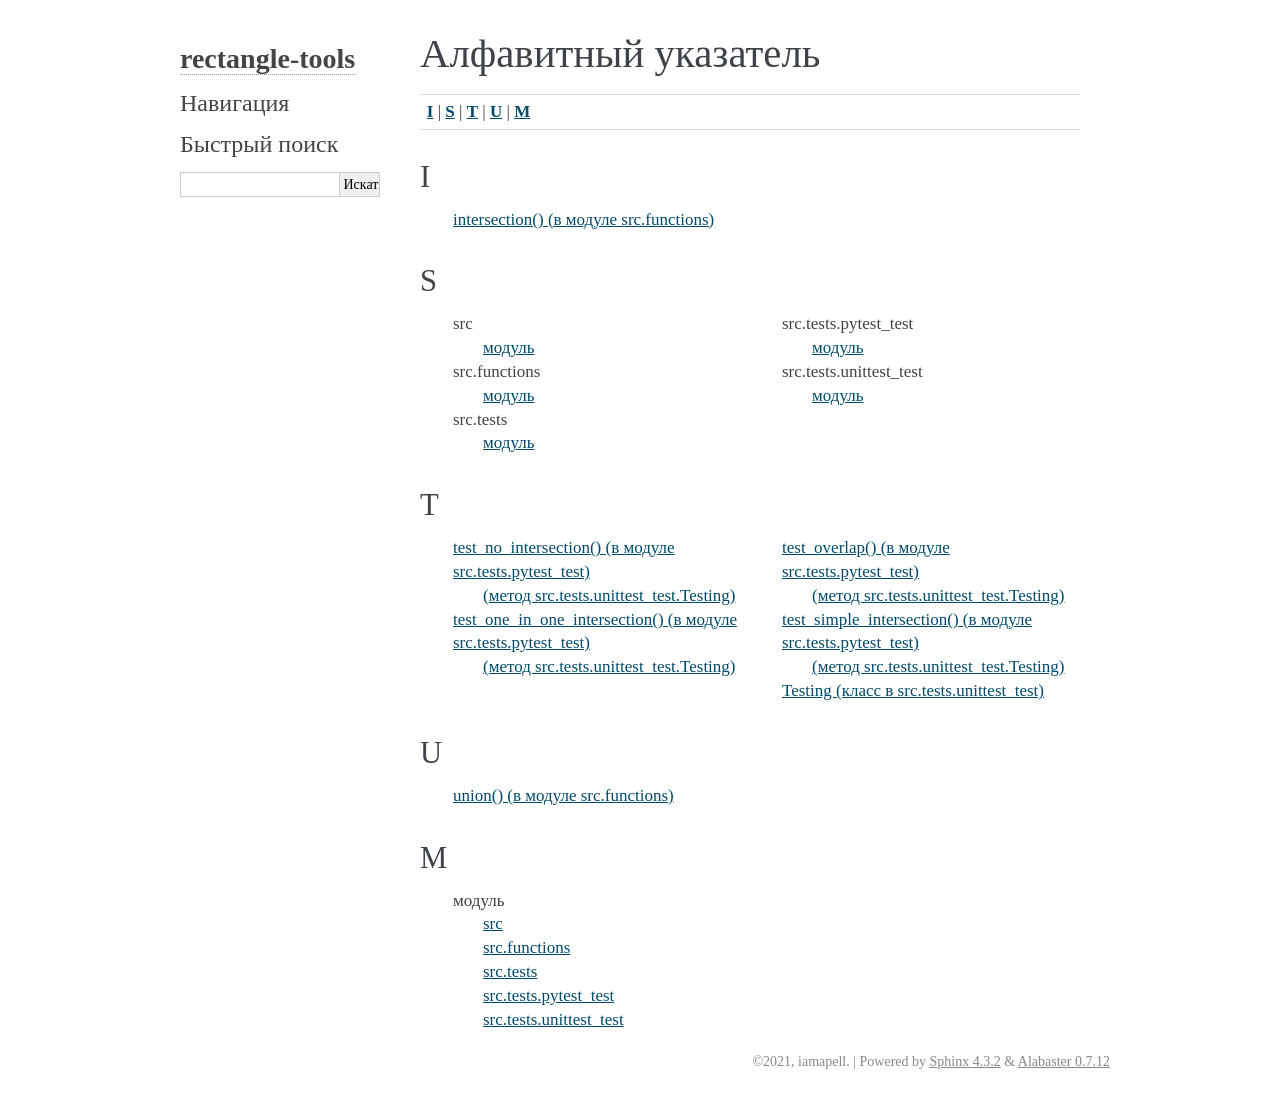
<file: genindex.html>
<!DOCTYPE html>

<html lang="ru">
  <head>
    <meta charset="utf-8" />
    <meta name="viewport" content="width=device-width, initial-scale=1.0" />
    <title>Алфавитный указатель &#8212; документация rectangle-tools </title>
    <link rel="stylesheet" type="text/css" href="static/pygments.css" />
    <link rel="stylesheet" type="text/css" href="static/alabaster.css" />
    <script data-url_root="./" id="documentation_options" src="static/documentation_options.js"></script>
    <script src="static/jquery.js"></script>
    <script src="static/underscore.js"></script>
    <script src="static/doctools.js"></script>
    <script src="static/translations.js"></script>
    <link rel="index" title="Алфавитный указатель" href="#" />
    <link rel="search" title="Поиск" href="search.html" />
   
  <link rel="stylesheet" href="static/custom.css" type="text/css" />
  
  
  <meta name="viewport" content="width=device-width, initial-scale=0.9, maximum-scale=0.9" />

  </head><body>
  

    <div class="document">
      <div class="documentwrapper">
        <div class="bodywrapper">
          

          <div class="body" role="main">
            

<h1 id="index">Алфавитный указатель</h1>

<div class="genindex-jumpbox">
 <a href="#I"><strong>I</strong></a>
 | <a href="#S"><strong>S</strong></a>
 | <a href="#T"><strong>T</strong></a>
 | <a href="#U"><strong>U</strong></a>
 | <a href="#М"><strong>М</strong></a>
 
</div>
<h2 id="I">I</h2>
<table style="width: 100%" class="indextable genindextable"><tr>
  <td style="width: 33%; vertical-align: top;"><ul>
      <li><a href="src.html#src.functions.intersection">intersection() (в модуле src.functions)</a>
</li>
  </ul></td>
</tr></table>

<h2 id="S">S</h2>
<table style="width: 100%" class="indextable genindextable"><tr>
  <td style="width: 33%; vertical-align: top;"><ul>
      <li>
    src

      <ul>
        <li><a href="src.html#module-src">модуль</a>
</li>
      </ul></li>
      <li>
    src.functions

      <ul>
        <li><a href="src.html#module-src.functions">модуль</a>
</li>
      </ul></li>
      <li>
    src.tests

      <ul>
        <li><a href="src.tests.html#module-src.tests">модуль</a>
</li>
      </ul></li>
  </ul></td>
  <td style="width: 33%; vertical-align: top;"><ul>
      <li>
    src.tests.pytest_test

      <ul>
        <li><a href="src.tests.html#module-src.tests.pytest_test">модуль</a>
</li>
      </ul></li>
      <li>
    src.tests.unittest_test

      <ul>
        <li><a href="src.tests.html#module-src.tests.unittest_test">модуль</a>
</li>
      </ul></li>
  </ul></td>
</tr></table>

<h2 id="T">T</h2>
<table style="width: 100%" class="indextable genindextable"><tr>
  <td style="width: 33%; vertical-align: top;"><ul>
      <li><a href="src.tests.html#src.tests.pytest_test.test_no_intersection">test_no_intersection() (в модуле src.tests.pytest_test)</a>

      <ul>
        <li><a href="src.tests.html#src.tests.unittest_test.Testing.test_no_intersection">(метод src.tests.unittest_test.Testing)</a>
</li>
      </ul></li>
      <li><a href="src.tests.html#src.tests.pytest_test.test_one_in_one_intersection">test_one_in_one_intersection() (в модуле src.tests.pytest_test)</a>

      <ul>
        <li><a href="src.tests.html#src.tests.unittest_test.Testing.test_one_in_one_intersection">(метод src.tests.unittest_test.Testing)</a>
</li>
      </ul></li>
  </ul></td>
  <td style="width: 33%; vertical-align: top;"><ul>
      <li><a href="src.tests.html#src.tests.pytest_test.test_overlap">test_overlap() (в модуле src.tests.pytest_test)</a>

      <ul>
        <li><a href="src.tests.html#src.tests.unittest_test.Testing.test_overlap">(метод src.tests.unittest_test.Testing)</a>
</li>
      </ul></li>
      <li><a href="src.tests.html#src.tests.pytest_test.test_simple_intersection">test_simple_intersection() (в модуле src.tests.pytest_test)</a>

      <ul>
        <li><a href="src.tests.html#src.tests.unittest_test.Testing.test_simple_intersection">(метод src.tests.unittest_test.Testing)</a>
</li>
      </ul></li>
      <li><a href="src.tests.html#src.tests.unittest_test.Testing">Testing (класс в src.tests.unittest_test)</a>
</li>
  </ul></td>
</tr></table>

<h2 id="U">U</h2>
<table style="width: 100%" class="indextable genindextable"><tr>
  <td style="width: 33%; vertical-align: top;"><ul>
      <li><a href="src.html#src.functions.union">union() (в модуле src.functions)</a>
</li>
  </ul></td>
</tr></table>

<h2 id="М">М</h2>
<table style="width: 100%" class="indextable genindextable"><tr>
  <td style="width: 33%; vertical-align: top;"><ul>
      <li>
    модуль

      <ul>
        <li><a href="src.html#module-src">src</a>
</li>
        <li><a href="src.html#module-src.functions">src.functions</a>
</li>
        <li><a href="src.tests.html#module-src.tests">src.tests</a>
</li>
        <li><a href="src.tests.html#module-src.tests.pytest_test">src.tests.pytest_test</a>
</li>
        <li><a href="src.tests.html#module-src.tests.unittest_test">src.tests.unittest_test</a>
</li>
      </ul></li>
  </ul></td>
</tr></table>



          </div>
          
        </div>
      </div>
      <div class="sphinxsidebar" role="navigation" aria-label="main navigation">
        <div class="sphinxsidebarwrapper">
<h1 class="logo"><a href="index.html">rectangle-tools</a></h1>








<h3>Навигация</h3>

<div class="relations">
<h3>Related Topics</h3>
<ul>
  <li><a href="index.html">Documentation overview</a><ul>
  </ul></li>
</ul>
</div>
<div id="searchbox" style="display: none" role="search">
  <h3 id="searchlabel">Быстрый поиск</h3>
    <div class="searchformwrapper">
    <form class="search" action="search.html" method="get">
      <input type="text" name="q" aria-labelledby="searchlabel" autocomplete="off" autocorrect="off" autocapitalize="off" spellcheck="false"/>
      <input type="submit" value="Искать" />
    </form>
    </div>
</div>
<script>$('#searchbox').show(0);</script>








        </div>
      </div>
      <div class="clearer"></div>
    </div>
    <div class="footer">
      &copy;2021, iamapell.
      
      |
      Powered by <a href="http://sphinx-doc.org/">Sphinx 4.3.2</a>
      &amp; <a href="https://github.com/bitprophet/alabaster">Alabaster 0.7.12</a>
      
    </div>

    

    
  </body>
</html>
</file>
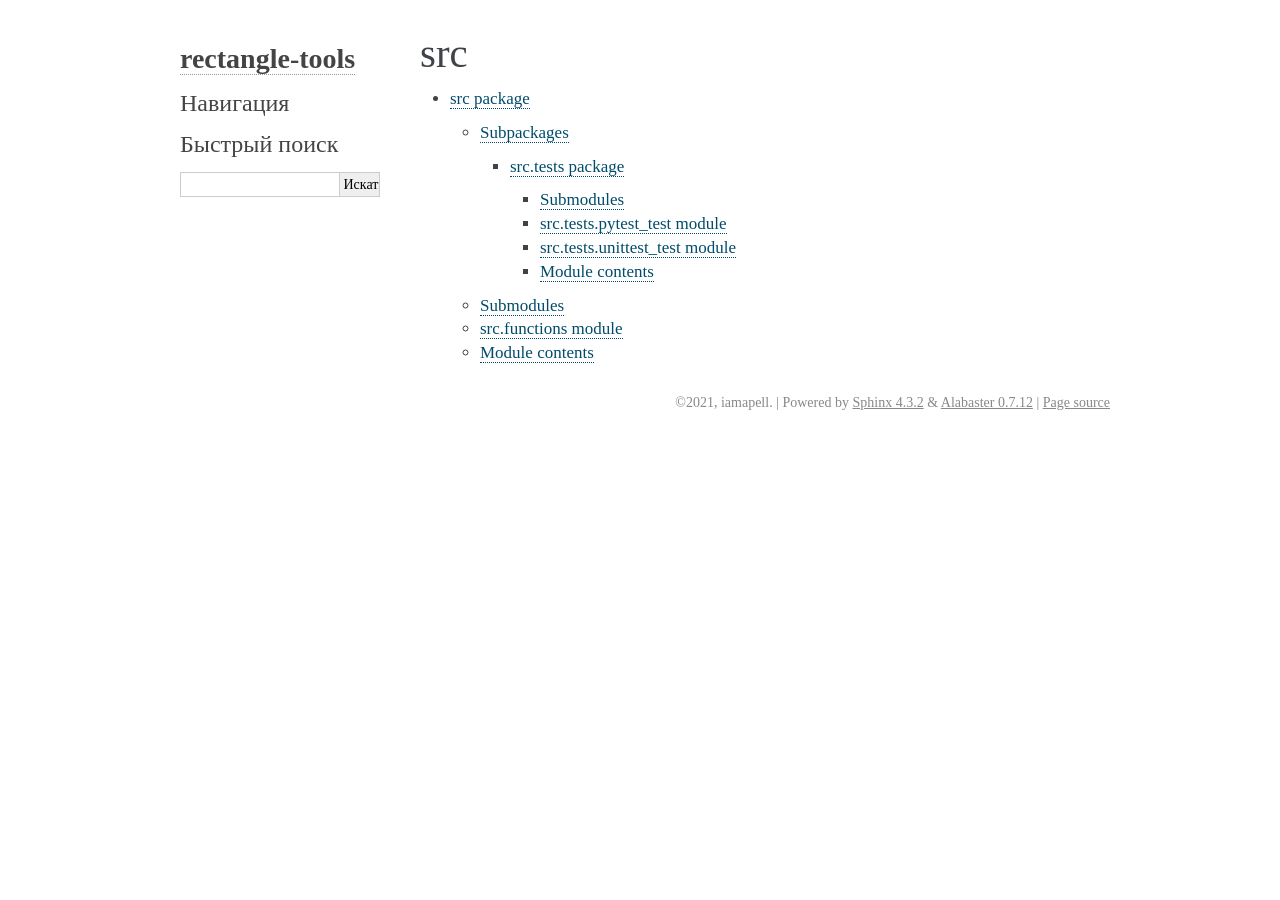
<file: modules.html>
<!DOCTYPE html>

<html lang="ru">
  <head>
    <meta charset="utf-8" />
    <meta name="viewport" content="width=device-width, initial-scale=1.0" /><meta name="generator" content="Docutils 0.17.1: http://docutils.sourceforge.net/" />

    <title>src &#8212; документация rectangle-tools </title>
    <link rel="stylesheet" type="text/css" href="static/pygments.css" />
    <link rel="stylesheet" type="text/css" href="static/alabaster.css" />
    <script data-url_root="./" id="documentation_options" src="static/documentation_options.js"></script>
    <script src="static/jquery.js"></script>
    <script src="static/underscore.js"></script>
    <script src="static/doctools.js"></script>
    <script src="static/translations.js"></script>
    <link rel="index" title="Алфавитный указатель" href="genindex.html" />
    <link rel="search" title="Поиск" href="search.html" />
   
  <link rel="stylesheet" href="static/custom.css" type="text/css" />
  
  
  <meta name="viewport" content="width=device-width, initial-scale=0.9, maximum-scale=0.9" />

  </head><body>
  

    <div class="document">
      <div class="documentwrapper">
        <div class="bodywrapper">
          

          <div class="body" role="main">
            
  <section id="src">
<h1>src<a class="headerlink" href="#src" title="Ссылка на этот заголовок">¶</a></h1>
<div class="toctree-wrapper compound">
<ul>
<li class="toctree-l1"><a class="reference internal" href="src.html">src package</a><ul>
<li class="toctree-l2"><a class="reference internal" href="src.html#subpackages">Subpackages</a><ul>
<li class="toctree-l3"><a class="reference internal" href="src.tests.html">src.tests package</a><ul>
<li class="toctree-l4"><a class="reference internal" href="src.tests.html#submodules">Submodules</a></li>
<li class="toctree-l4"><a class="reference internal" href="src.tests.html#module-src.tests.pytest_test">src.tests.pytest_test module</a></li>
<li class="toctree-l4"><a class="reference internal" href="src.tests.html#module-src.tests.unittest_test">src.tests.unittest_test module</a></li>
<li class="toctree-l4"><a class="reference internal" href="src.tests.html#module-src.tests">Module contents</a></li>
</ul>
</li>
</ul>
</li>
<li class="toctree-l2"><a class="reference internal" href="src.html#submodules">Submodules</a></li>
<li class="toctree-l2"><a class="reference internal" href="src.html#module-src.functions">src.functions module</a></li>
<li class="toctree-l2"><a class="reference internal" href="src.html#module-src">Module contents</a></li>
</ul>
</li>
</ul>
</div>
</section>


          </div>
          
        </div>
      </div>
      <div class="sphinxsidebar" role="navigation" aria-label="main navigation">
        <div class="sphinxsidebarwrapper">
<h1 class="logo"><a href="index.html">rectangle-tools</a></h1>








<h3>Навигация</h3>

<div class="relations">
<h3>Related Topics</h3>
<ul>
  <li><a href="index.html">Documentation overview</a><ul>
  </ul></li>
</ul>
</div>
<div id="searchbox" style="display: none" role="search">
  <h3 id="searchlabel">Быстрый поиск</h3>
    <div class="searchformwrapper">
    <form class="search" action="search.html" method="get">
      <input type="text" name="q" aria-labelledby="searchlabel" autocomplete="off" autocorrect="off" autocapitalize="off" spellcheck="false"/>
      <input type="submit" value="Искать" />
    </form>
    </div>
</div>
<script>$('#searchbox').show(0);</script>








        </div>
      </div>
      <div class="clearer"></div>
    </div>
    <div class="footer">
      &copy;2021, iamapell.
      
      |
      Powered by <a href="http://sphinx-doc.org/">Sphinx 4.3.2</a>
      &amp; <a href="https://github.com/bitprophet/alabaster">Alabaster 0.7.12</a>
      
      |
      <a href="_sources/modules.rst.txt"
          rel="nofollow">Page source</a>
    </div>

    

    
  </body>
</html>
</file>
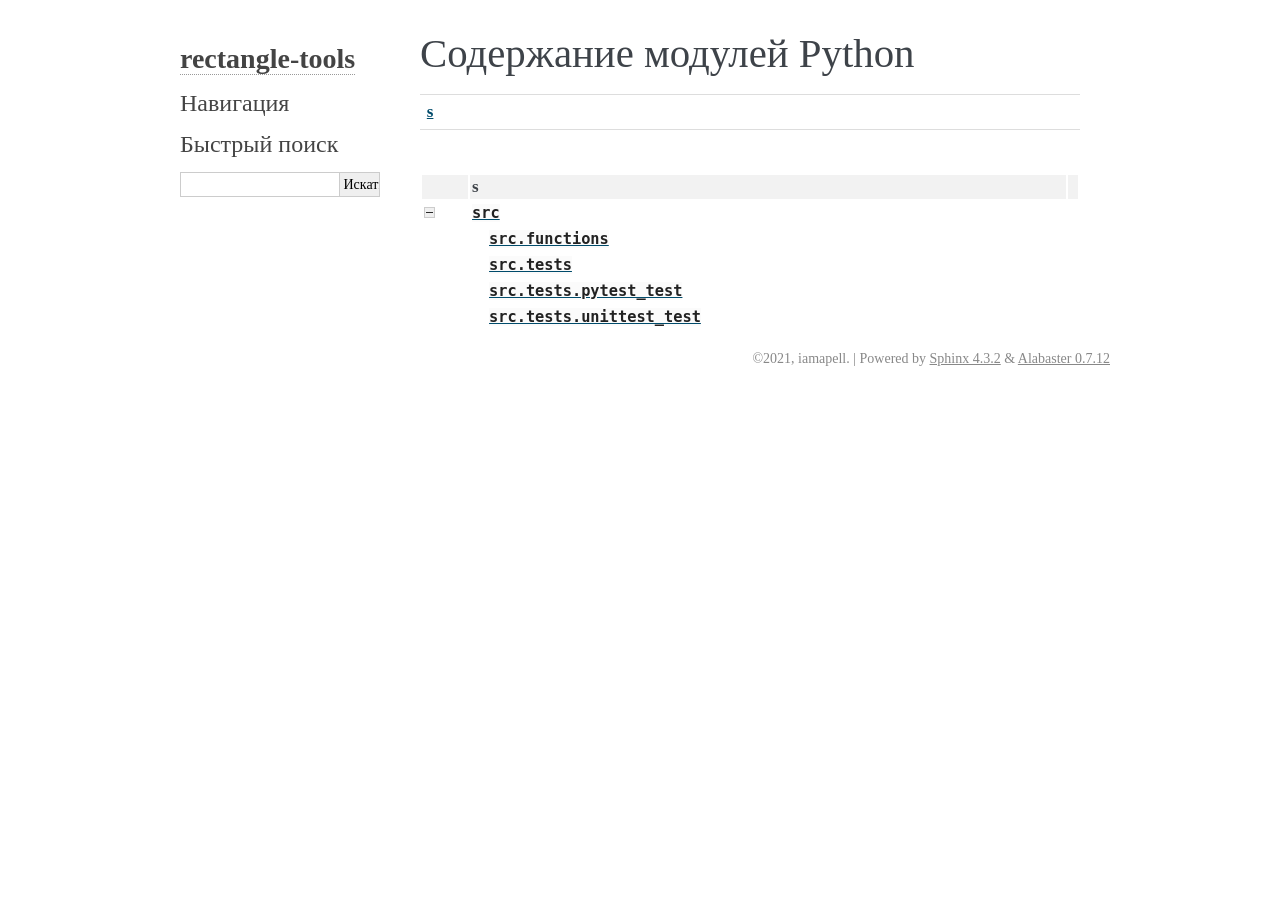
<file: py-modindex.html>
<!DOCTYPE html>

<html lang="ru">
  <head>
    <meta charset="utf-8" />
    <meta name="viewport" content="width=device-width, initial-scale=1.0" />
    <title>Содержание модулей Python &#8212; документация rectangle-tools </title>
    <link rel="stylesheet" type="text/css" href="static/pygments.css" />
    <link rel="stylesheet" type="text/css" href="static/alabaster.css" />
    <script data-url_root="./" id="documentation_options" src="static/documentation_options.js"></script>
    <script src="static/jquery.js"></script>
    <script src="static/underscore.js"></script>
    <script src="static/doctools.js"></script>
    <script src="static/translations.js"></script>
    <link rel="index" title="Алфавитный указатель" href="genindex.html" />
    <link rel="search" title="Поиск" href="search.html" />

   
  <link rel="stylesheet" href="static/custom.css" type="text/css" />
  
  
  <meta name="viewport" content="width=device-width, initial-scale=0.9, maximum-scale=0.9" />



  </head><body>
  

    <div class="document">
      <div class="documentwrapper">
        <div class="bodywrapper">
          

          <div class="body" role="main">
            

   <h1>Содержание модулей Python</h1>

   <div class="modindex-jumpbox">
   <a href="#cap-s"><strong>s</strong></a>
   </div>

   <table class="indextable modindextable">
     <tr class="pcap"><td></td><td>&#160;</td><td></td></tr>
     <tr class="cap" id="cap-s"><td></td><td>
       <strong>s</strong></td><td></td></tr>
     <tr>
       <td><img src="static/minus.png" class="toggler"
              id="toggle-1" style="display: none" alt="-" /></td>
       <td>
       <a href="src.html#module-src"><code class="xref">src</code></a></td><td>
       <em></em></td></tr>
     <tr class="cg-1">
       <td></td>
       <td>&#160;&#160;&#160;
       <a href="src.html#module-src.functions"><code class="xref">src.functions</code></a></td><td>
       <em></em></td></tr>
     <tr class="cg-1">
       <td></td>
       <td>&#160;&#160;&#160;
       <a href="src.tests.html#module-src.tests"><code class="xref">src.tests</code></a></td><td>
       <em></em></td></tr>
     <tr class="cg-1">
       <td></td>
       <td>&#160;&#160;&#160;
       <a href="src.tests.html#module-src.tests.pytest_test"><code class="xref">src.tests.pytest_test</code></a></td><td>
       <em></em></td></tr>
     <tr class="cg-1">
       <td></td>
       <td>&#160;&#160;&#160;
       <a href="src.tests.html#module-src.tests.unittest_test"><code class="xref">src.tests.unittest_test</code></a></td><td>
       <em></em></td></tr>
   </table>


          </div>
          
        </div>
      </div>
      <div class="sphinxsidebar" role="navigation" aria-label="main navigation">
        <div class="sphinxsidebarwrapper">
<h1 class="logo"><a href="index.html">rectangle-tools</a></h1>








<h3>Навигация</h3>

<div class="relations">
<h3>Related Topics</h3>
<ul>
  <li><a href="index.html">Documentation overview</a><ul>
  </ul></li>
</ul>
</div>
<div id="searchbox" style="display: none" role="search">
  <h3 id="searchlabel">Быстрый поиск</h3>
    <div class="searchformwrapper">
    <form class="search" action="search.html" method="get">
      <input type="text" name="q" aria-labelledby="searchlabel" autocomplete="off" autocorrect="off" autocapitalize="off" spellcheck="false"/>
      <input type="submit" value="Искать" />
    </form>
    </div>
</div>
<script>$('#searchbox').show(0);</script>








        </div>
      </div>
      <div class="clearer"></div>
    </div>
    <div class="footer">
      &copy;2021, iamapell.
      
      |
      Powered by <a href="http://sphinx-doc.org/">Sphinx 4.3.2</a>
      &amp; <a href="https://github.com/bitprophet/alabaster">Alabaster 0.7.12</a>
      
    </div>

    

    
  </body>
</html>
</file>
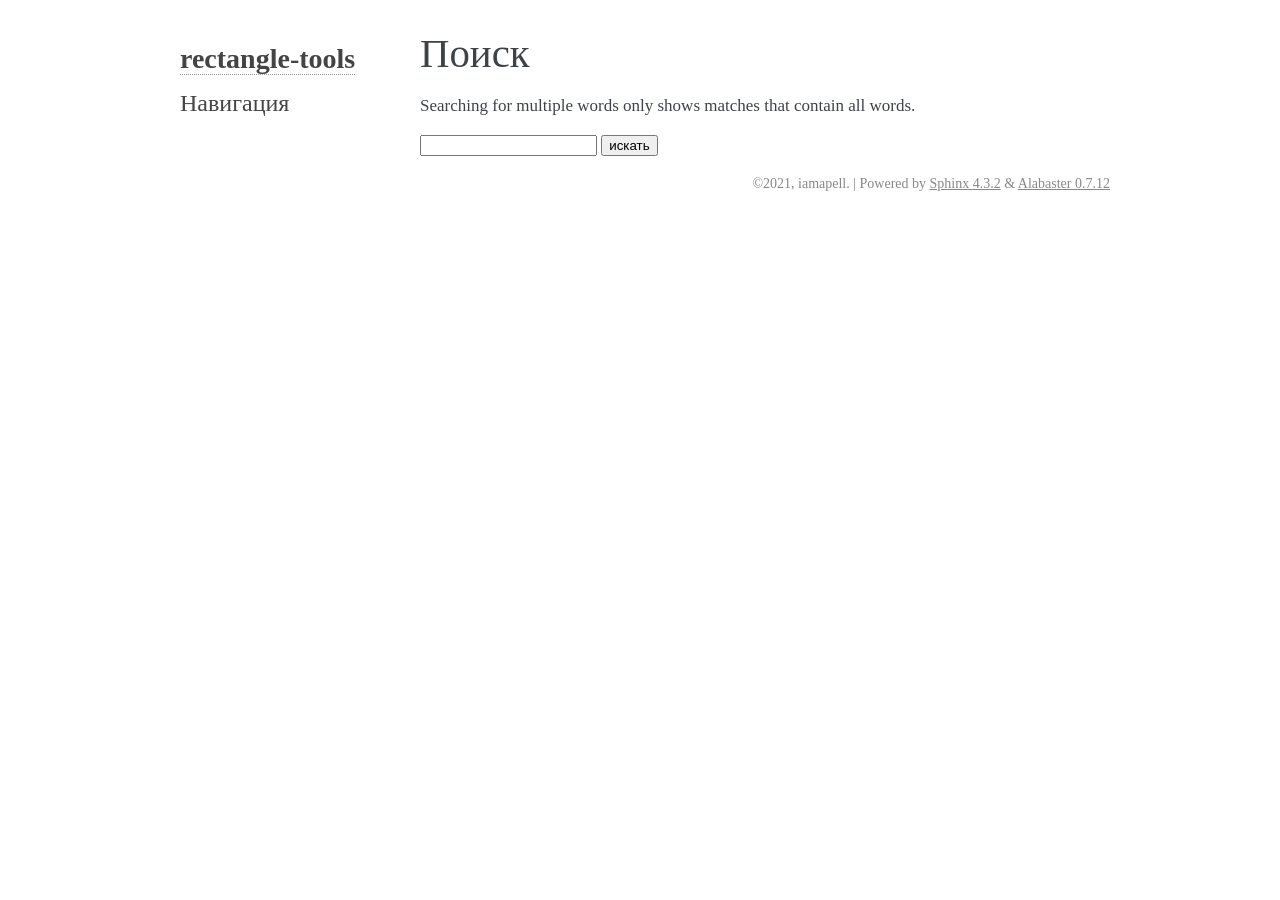
<file: search.html>
<!DOCTYPE html>

<html lang="ru">
  <head>
    <meta charset="utf-8" />
    <meta name="viewport" content="width=device-width, initial-scale=1.0" />
    <title>Поиск &#8212; документация rectangle-tools </title>
    <link rel="stylesheet" type="text/css" href="static/pygments.css" />
    <link rel="stylesheet" type="text/css" href="static/alabaster.css" />
    
    <script data-url_root="./" id="documentation_options" src="static/documentation_options.js"></script>
    <script src="static/jquery.js"></script>
    <script src="static/underscore.js"></script>
    <script src="static/doctools.js"></script>
    <script src="static/translations.js"></script>
    <script src="static/searchtools.js"></script>
    <script src="static/language_data.js"></script>
    <link rel="index" title="Алфавитный указатель" href="genindex.html" />
    <link rel="search" title="Поиск" href="#" />
  <script src="searchindex.js" defer></script>
  
   
  <link rel="stylesheet" href="static/custom.css" type="text/css" />
  
  
  <meta name="viewport" content="width=device-width, initial-scale=0.9, maximum-scale=0.9" />


  </head><body>
  

    <div class="document">
      <div class="documentwrapper">
        <div class="bodywrapper">
          

          <div class="body" role="main">
            
  <h1 id="search-documentation">Поиск</h1>
  
  <noscript>
  <div class="admonition warning">
  <p>
    Для работы поиска включите JavaScript в браузере.
  </p>
  </div>
  </noscript>
  
  
  <p>
    Searching for multiple words only shows matches that contain
    all words.
  </p>
  
  
  <form action="" method="get">
    <input type="text" name="q" aria-labelledby="search-documentation" value="" autocomplete="off" autocorrect="off" autocapitalize="off" spellcheck="false"/>
    <input type="submit" value="искать" />
    <span id="search-progress" style="padding-left: 10px"></span>
  </form>
  
  
  
  <div id="search-results">
  
  </div>
  

          </div>
          
        </div>
      </div>
      <div class="sphinxsidebar" role="navigation" aria-label="main navigation">
        <div class="sphinxsidebarwrapper">
<h1 class="logo"><a href="index.html">rectangle-tools</a></h1>








<h3>Навигация</h3>

<div class="relations">
<h3>Related Topics</h3>
<ul>
  <li><a href="index.html">Documentation overview</a><ul>
  </ul></li>
</ul>
</div>








        </div>
      </div>
      <div class="clearer"></div>
    </div>
    <div class="footer">
      &copy;2021, iamapell.
      
      |
      Powered by <a href="http://sphinx-doc.org/">Sphinx 4.3.2</a>
      &amp; <a href="https://github.com/bitprophet/alabaster">Alabaster 0.7.12</a>
      
    </div>

    

    
  </body>
</html>
</file>
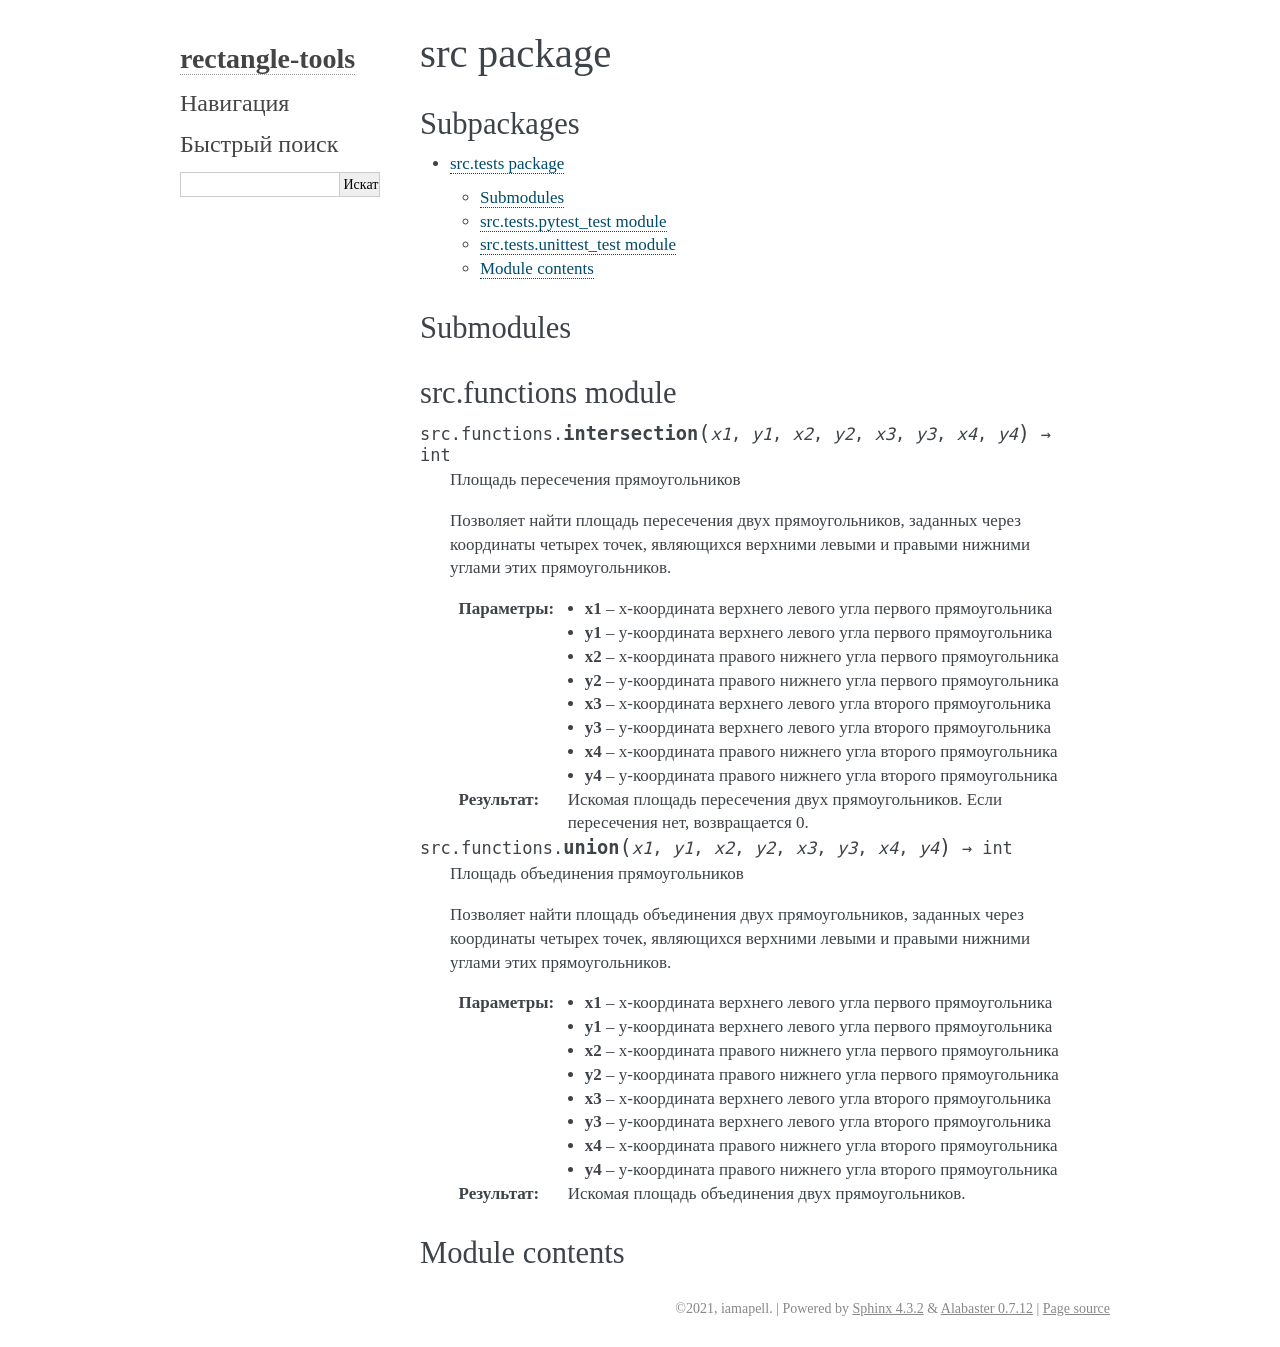
<file: src.html>
<!DOCTYPE html>

<html lang="ru">
  <head>
    <meta charset="utf-8" />
    <meta name="viewport" content="width=device-width, initial-scale=1.0" /><meta name="generator" content="Docutils 0.17.1: http://docutils.sourceforge.net/" />

    <title>src package &#8212; документация rectangle-tools </title>
    <link rel="stylesheet" type="text/css" href="static/pygments.css" />
    <link rel="stylesheet" type="text/css" href="static/alabaster.css" />
    <script data-url_root="./" id="documentation_options" src="static/documentation_options.js"></script>
    <script src="static/jquery.js"></script>
    <script src="static/underscore.js"></script>
    <script src="static/doctools.js"></script>
    <script src="static/translations.js"></script>
    <link rel="index" title="Алфавитный указатель" href="genindex.html" />
    <link rel="search" title="Поиск" href="search.html" />
   
  <link rel="stylesheet" href="static/custom.css" type="text/css" />
  
  
  <meta name="viewport" content="width=device-width, initial-scale=0.9, maximum-scale=0.9" />

  </head><body>
  

    <div class="document">
      <div class="documentwrapper">
        <div class="bodywrapper">
          

          <div class="body" role="main">
            
  <section id="src-package">
<h1>src package<a class="headerlink" href="#src-package" title="Ссылка на этот заголовок">¶</a></h1>
<section id="subpackages">
<h2>Subpackages<a class="headerlink" href="#subpackages" title="Ссылка на этот заголовок">¶</a></h2>
<div class="toctree-wrapper compound">
<ul>
<li class="toctree-l1"><a class="reference internal" href="src.tests.html">src.tests package</a><ul>
<li class="toctree-l2"><a class="reference internal" href="src.tests.html#submodules">Submodules</a></li>
<li class="toctree-l2"><a class="reference internal" href="src.tests.html#module-src.tests.pytest_test">src.tests.pytest_test module</a></li>
<li class="toctree-l2"><a class="reference internal" href="src.tests.html#module-src.tests.unittest_test">src.tests.unittest_test module</a></li>
<li class="toctree-l2"><a class="reference internal" href="src.tests.html#module-src.tests">Module contents</a></li>
</ul>
</li>
</ul>
</div>
</section>
<section id="submodules">
<h2>Submodules<a class="headerlink" href="#submodules" title="Ссылка на этот заголовок">¶</a></h2>
</section>
<section id="module-src.functions">
<span id="src-functions-module"></span><h2>src.functions module<a class="headerlink" href="#module-src.functions" title="Ссылка на этот заголовок">¶</a></h2>
<dl class="py function">
<dt class="sig sig-object py" id="src.functions.intersection">
<span class="sig-prename descclassname"><span class="pre">src.functions.</span></span><span class="sig-name descname"><span class="pre">intersection</span></span><span class="sig-paren">(</span><em class="sig-param"><span class="n"><span class="pre">x1</span></span></em>, <em class="sig-param"><span class="n"><span class="pre">y1</span></span></em>, <em class="sig-param"><span class="n"><span class="pre">x2</span></span></em>, <em class="sig-param"><span class="n"><span class="pre">y2</span></span></em>, <em class="sig-param"><span class="n"><span class="pre">x3</span></span></em>, <em class="sig-param"><span class="n"><span class="pre">y3</span></span></em>, <em class="sig-param"><span class="n"><span class="pre">x4</span></span></em>, <em class="sig-param"><span class="n"><span class="pre">y4</span></span></em><span class="sig-paren">)</span> <span class="sig-return"><span class="sig-return-icon">&#x2192;</span> <span class="sig-return-typehint"><span class="pre">int</span></span></span><a class="headerlink" href="#src.functions.intersection" title="Ссылка на это определение">¶</a></dt>
<dd><p>Площадь пересечения прямоугольников</p>
<p>Позволяет найти площадь пересечения двух
прямоугольников, заданных через координаты четырех точек,
являющихся верхними левыми и правыми нижними углами
этих прямоугольников.</p>
<dl class="field-list simple">
<dt class="field-odd">Параметры</dt>
<dd class="field-odd"><ul class="simple">
<li><p><strong>x1</strong> – x-координата верхнего левого угла первого прямоугольника</p></li>
<li><p><strong>y1</strong> – y-координата верхнего левого угла первого прямоугольника</p></li>
<li><p><strong>x2</strong> – x-координата правого нижнего угла первого прямоугольника</p></li>
<li><p><strong>y2</strong> – y-координата правого нижнего угла первого прямоугольника</p></li>
<li><p><strong>x3</strong> – x-координата верхнего левого угла второго прямоугольника</p></li>
<li><p><strong>y3</strong> – y-координата верхнего левого угла второго прямоугольника</p></li>
<li><p><strong>x4</strong> – x-координата правого нижнего угла второго прямоугольника</p></li>
<li><p><strong>y4</strong> – y-координата правого нижнего угла второго прямоугольника</p></li>
</ul>
</dd>
<dt class="field-even">Результат</dt>
<dd class="field-even"><p>Искомая площадь пересечения двух прямоугольников.
Если пересечения нет, возвращается 0.</p>
</dd>
</dl>
</dd></dl>

<dl class="py function">
<dt class="sig sig-object py" id="src.functions.union">
<span class="sig-prename descclassname"><span class="pre">src.functions.</span></span><span class="sig-name descname"><span class="pre">union</span></span><span class="sig-paren">(</span><em class="sig-param"><span class="n"><span class="pre">x1</span></span></em>, <em class="sig-param"><span class="n"><span class="pre">y1</span></span></em>, <em class="sig-param"><span class="n"><span class="pre">x2</span></span></em>, <em class="sig-param"><span class="n"><span class="pre">y2</span></span></em>, <em class="sig-param"><span class="n"><span class="pre">x3</span></span></em>, <em class="sig-param"><span class="n"><span class="pre">y3</span></span></em>, <em class="sig-param"><span class="n"><span class="pre">x4</span></span></em>, <em class="sig-param"><span class="n"><span class="pre">y4</span></span></em><span class="sig-paren">)</span> <span class="sig-return"><span class="sig-return-icon">&#x2192;</span> <span class="sig-return-typehint"><span class="pre">int</span></span></span><a class="headerlink" href="#src.functions.union" title="Ссылка на это определение">¶</a></dt>
<dd><p>Площадь объединения прямоугольников</p>
<p>Позволяет найти площадь объединения двух
прямоугольников, заданных через координаты четырех точек,
являющихся верхними левыми и правыми нижними углами
этих прямоугольников.</p>
<dl class="field-list simple">
<dt class="field-odd">Параметры</dt>
<dd class="field-odd"><ul class="simple">
<li><p><strong>x1</strong> – x-координата верхнего левого угла первого прямоугольника</p></li>
<li><p><strong>y1</strong> – y-координата верхнего левого угла первого прямоугольника</p></li>
<li><p><strong>x2</strong> – x-координата правого нижнего угла первого прямоугольника</p></li>
<li><p><strong>y2</strong> – y-координата правого нижнего угла первого прямоугольника</p></li>
<li><p><strong>x3</strong> – x-координата верхнего левого угла второго прямоугольника</p></li>
<li><p><strong>y3</strong> – y-координата верхнего левого угла второго прямоугольника</p></li>
<li><p><strong>x4</strong> – x-координата правого нижнего угла второго прямоугольника</p></li>
<li><p><strong>y4</strong> – y-координата правого нижнего угла второго прямоугольника</p></li>
</ul>
</dd>
<dt class="field-even">Результат</dt>
<dd class="field-even"><p>Искомая площадь объединения двух прямоугольников.</p>
</dd>
</dl>
</dd></dl>

</section>
<section id="module-src">
<span id="module-contents"></span><h2>Module contents<a class="headerlink" href="#module-src" title="Ссылка на этот заголовок">¶</a></h2>
</section>
</section>


          </div>
          
        </div>
      </div>
      <div class="sphinxsidebar" role="navigation" aria-label="main navigation">
        <div class="sphinxsidebarwrapper">
<h1 class="logo"><a href="index.html">rectangle-tools</a></h1>








<h3>Навигация</h3>

<div class="relations">
<h3>Related Topics</h3>
<ul>
  <li><a href="index.html">Documentation overview</a><ul>
  </ul></li>
</ul>
</div>
<div id="searchbox" style="display: none" role="search">
  <h3 id="searchlabel">Быстрый поиск</h3>
    <div class="searchformwrapper">
    <form class="search" action="search.html" method="get">
      <input type="text" name="q" aria-labelledby="searchlabel" autocomplete="off" autocorrect="off" autocapitalize="off" spellcheck="false"/>
      <input type="submit" value="Искать" />
    </form>
    </div>
</div>
<script>$('#searchbox').show(0);</script>








        </div>
      </div>
      <div class="clearer"></div>
    </div>
    <div class="footer">
      &copy;2021, iamapell.
      
      |
      Powered by <a href="http://sphinx-doc.org/">Sphinx 4.3.2</a>
      &amp; <a href="https://github.com/bitprophet/alabaster">Alabaster 0.7.12</a>
      
      |
      <a href="_sources/src.rst.txt"
          rel="nofollow">Page source</a>
    </div>

    

    
  </body>
</html>
</file>
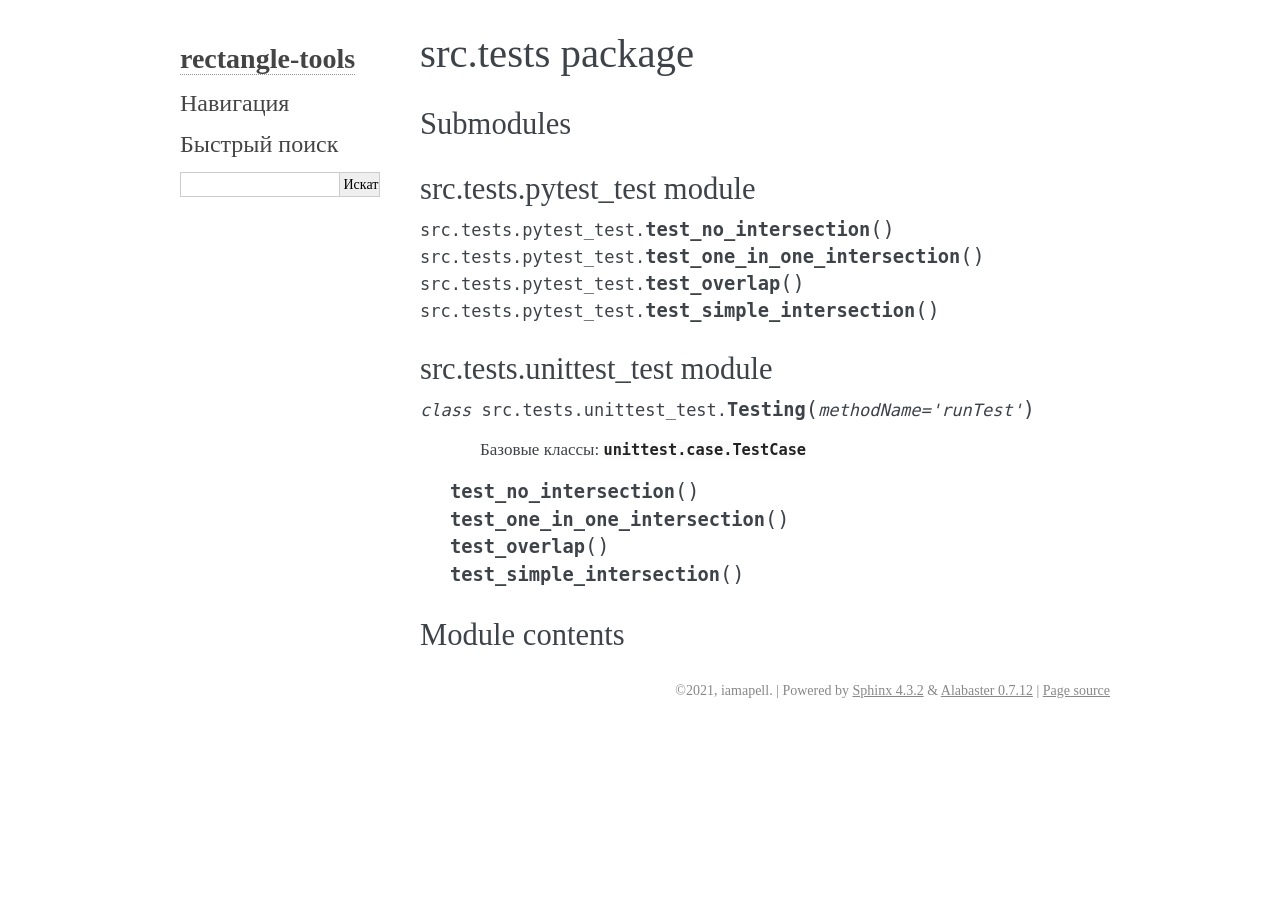
<file: src.tests.html>
<!DOCTYPE html>

<html lang="ru">
  <head>
    <meta charset="utf-8" />
    <meta name="viewport" content="width=device-width, initial-scale=1.0" /><meta name="generator" content="Docutils 0.17.1: http://docutils.sourceforge.net/" />

    <title>src.tests package &#8212; документация rectangle-tools </title>
    <link rel="stylesheet" type="text/css" href="static/pygments.css" />
    <link rel="stylesheet" type="text/css" href="static/alabaster.css" />
    <script data-url_root="./" id="documentation_options" src="static/documentation_options.js"></script>
    <script src="static/jquery.js"></script>
    <script src="static/underscore.js"></script>
    <script src="static/doctools.js"></script>
    <script src="static/translations.js"></script>
    <link rel="index" title="Алфавитный указатель" href="genindex.html" />
    <link rel="search" title="Поиск" href="search.html" />
   
  <link rel="stylesheet" href="static/custom.css" type="text/css" />
  
  
  <meta name="viewport" content="width=device-width, initial-scale=0.9, maximum-scale=0.9" />

  </head><body>
  

    <div class="document">
      <div class="documentwrapper">
        <div class="bodywrapper">
          

          <div class="body" role="main">
            
  <section id="src-tests-package">
<h1>src.tests package<a class="headerlink" href="#src-tests-package" title="Ссылка на этот заголовок">¶</a></h1>
<section id="submodules">
<h2>Submodules<a class="headerlink" href="#submodules" title="Ссылка на этот заголовок">¶</a></h2>
</section>
<section id="module-src.tests.pytest_test">
<span id="src-tests-pytest-test-module"></span><h2>src.tests.pytest_test module<a class="headerlink" href="#module-src.tests.pytest_test" title="Ссылка на этот заголовок">¶</a></h2>
<dl class="py function">
<dt class="sig sig-object py" id="src.tests.pytest_test.test_no_intersection">
<span class="sig-prename descclassname"><span class="pre">src.tests.pytest_test.</span></span><span class="sig-name descname"><span class="pre">test_no_intersection</span></span><span class="sig-paren">(</span><span class="sig-paren">)</span><a class="headerlink" href="#src.tests.pytest_test.test_no_intersection" title="Ссылка на это определение">¶</a></dt>
<dd></dd></dl>

<dl class="py function">
<dt class="sig sig-object py" id="src.tests.pytest_test.test_one_in_one_intersection">
<span class="sig-prename descclassname"><span class="pre">src.tests.pytest_test.</span></span><span class="sig-name descname"><span class="pre">test_one_in_one_intersection</span></span><span class="sig-paren">(</span><span class="sig-paren">)</span><a class="headerlink" href="#src.tests.pytest_test.test_one_in_one_intersection" title="Ссылка на это определение">¶</a></dt>
<dd></dd></dl>

<dl class="py function">
<dt class="sig sig-object py" id="src.tests.pytest_test.test_overlap">
<span class="sig-prename descclassname"><span class="pre">src.tests.pytest_test.</span></span><span class="sig-name descname"><span class="pre">test_overlap</span></span><span class="sig-paren">(</span><span class="sig-paren">)</span><a class="headerlink" href="#src.tests.pytest_test.test_overlap" title="Ссылка на это определение">¶</a></dt>
<dd></dd></dl>

<dl class="py function">
<dt class="sig sig-object py" id="src.tests.pytest_test.test_simple_intersection">
<span class="sig-prename descclassname"><span class="pre">src.tests.pytest_test.</span></span><span class="sig-name descname"><span class="pre">test_simple_intersection</span></span><span class="sig-paren">(</span><span class="sig-paren">)</span><a class="headerlink" href="#src.tests.pytest_test.test_simple_intersection" title="Ссылка на это определение">¶</a></dt>
<dd></dd></dl>

</section>
<section id="module-src.tests.unittest_test">
<span id="src-tests-unittest-test-module"></span><h2>src.tests.unittest_test module<a class="headerlink" href="#module-src.tests.unittest_test" title="Ссылка на этот заголовок">¶</a></h2>
<dl class="py class">
<dt class="sig sig-object py" id="src.tests.unittest_test.Testing">
<em class="property"><span class="pre">class</span><span class="w"> </span></em><span class="sig-prename descclassname"><span class="pre">src.tests.unittest_test.</span></span><span class="sig-name descname"><span class="pre">Testing</span></span><span class="sig-paren">(</span><em class="sig-param"><span class="n"><span class="pre">methodName</span></span><span class="o"><span class="pre">=</span></span><span class="default_value"><span class="pre">'runTest'</span></span></em><span class="sig-paren">)</span><a class="headerlink" href="#src.tests.unittest_test.Testing" title="Ссылка на это определение">¶</a></dt>
<dd><blockquote>
<div><p>Базовые классы: <code class="xref py py-class docutils literal notranslate"><span class="pre">unittest.case.TestCase</span></code></p>
</div></blockquote>
<dl class="py method">
<dt class="sig sig-object py" id="src.tests.unittest_test.Testing.test_no_intersection">
<span class="sig-name descname"><span class="pre">test_no_intersection</span></span><span class="sig-paren">(</span><span class="sig-paren">)</span><a class="headerlink" href="#src.tests.unittest_test.Testing.test_no_intersection" title="Ссылка на это определение">¶</a></dt>
<dd></dd></dl>

<dl class="py method">
<dt class="sig sig-object py" id="src.tests.unittest_test.Testing.test_one_in_one_intersection">
<span class="sig-name descname"><span class="pre">test_one_in_one_intersection</span></span><span class="sig-paren">(</span><span class="sig-paren">)</span><a class="headerlink" href="#src.tests.unittest_test.Testing.test_one_in_one_intersection" title="Ссылка на это определение">¶</a></dt>
<dd></dd></dl>

<dl class="py method">
<dt class="sig sig-object py" id="src.tests.unittest_test.Testing.test_overlap">
<span class="sig-name descname"><span class="pre">test_overlap</span></span><span class="sig-paren">(</span><span class="sig-paren">)</span><a class="headerlink" href="#src.tests.unittest_test.Testing.test_overlap" title="Ссылка на это определение">¶</a></dt>
<dd></dd></dl>

<dl class="py method">
<dt class="sig sig-object py" id="src.tests.unittest_test.Testing.test_simple_intersection">
<span class="sig-name descname"><span class="pre">test_simple_intersection</span></span><span class="sig-paren">(</span><span class="sig-paren">)</span><a class="headerlink" href="#src.tests.unittest_test.Testing.test_simple_intersection" title="Ссылка на это определение">¶</a></dt>
<dd></dd></dl>

</dd></dl>

</section>
<section id="module-src.tests">
<span id="module-contents"></span><h2>Module contents<a class="headerlink" href="#module-src.tests" title="Ссылка на этот заголовок">¶</a></h2>
</section>
</section>


          </div>
          
        </div>
      </div>
      <div class="sphinxsidebar" role="navigation" aria-label="main navigation">
        <div class="sphinxsidebarwrapper">
<h1 class="logo"><a href="index.html">rectangle-tools</a></h1>








<h3>Навигация</h3>

<div class="relations">
<h3>Related Topics</h3>
<ul>
  <li><a href="index.html">Documentation overview</a><ul>
  </ul></li>
</ul>
</div>
<div id="searchbox" style="display: none" role="search">
  <h3 id="searchlabel">Быстрый поиск</h3>
    <div class="searchformwrapper">
    <form class="search" action="search.html" method="get">
      <input type="text" name="q" aria-labelledby="searchlabel" autocomplete="off" autocorrect="off" autocapitalize="off" spellcheck="false"/>
      <input type="submit" value="Искать" />
    </form>
    </div>
</div>
<script>$('#searchbox').show(0);</script>








        </div>
      </div>
      <div class="clearer"></div>
    </div>
    <div class="footer">
      &copy;2021, iamapell.
      
      |
      Powered by <a href="http://sphinx-doc.org/">Sphinx 4.3.2</a>
      &amp; <a href="https://github.com/bitprophet/alabaster">Alabaster 0.7.12</a>
      
      |
      <a href="_sources/src.tests.rst.txt"
          rel="nofollow">Page source</a>
    </div>

    

    
  </body>
</html>
</file>
<file: static/pygments.css>
pre { line-height: 125%; }
td.linenos .normal { color: inherit; background-color: transparent; padding-left: 5px; padding-right: 5px; }
span.linenos { color: inherit; background-color: transparent; padding-left: 5px; padding-right: 5px; }
td.linenos .special { color: #000000; background-color: #ffffc0; padding-left: 5px; padding-right: 5px; }
span.linenos.special { color: #000000; background-color: #ffffc0; padding-left: 5px; padding-right: 5px; }
.highlight .hll { background-color: #ffffcc }
.highlight { background: #f8f8f8; }
.highlight .c { color: #8f5902; font-style: italic } /* Comment */
.highlight .err { color: #a40000; border: 1px solid #ef2929 } /* Error */
.highlight .g { color: #000000 } /* Generic */
.highlight .k { color: #004461; font-weight: bold } /* Keyword */
.highlight .l { color: #000000 } /* Literal */
.highlight .n { color: #000000 } /* Name */
.highlight .o { color: #582800 } /* Operator */
.highlight .x { color: #000000 } /* Other */
.highlight .p { color: #000000; font-weight: bold } /* Punctuation */
.highlight .ch { color: #8f5902; font-style: italic } /* Comment.Hashbang */
.highlight .cm { color: #8f5902; font-style: italic } /* Comment.Multiline */
.highlight .cp { color: #8f5902 } /* Comment.Preproc */
.highlight .cpf { color: #8f5902; font-style: italic } /* Comment.PreprocFile */
.highlight .c1 { color: #8f5902; font-style: italic } /* Comment.Single */
.highlight .cs { color: #8f5902; font-style: italic } /* Comment.Special */
.highlight .gd { color: #a40000 } /* Generic.Deleted */
.highlight .ge { color: #000000; font-style: italic } /* Generic.Emph */
.highlight .gr { color: #ef2929 } /* Generic.Error */
.highlight .gh { color: #000080; font-weight: bold } /* Generic.Heading */
.highlight .gi { color: #00A000 } /* Generic.Inserted */
.highlight .go { color: #888888 } /* Generic.Output */
.highlight .gp { color: #745334 } /* Generic.Prompt */
.highlight .gs { color: #000000; font-weight: bold } /* Generic.Strong */
.highlight .gu { color: #800080; font-weight: bold } /* Generic.Subheading */
.highlight .gt { color: #a40000; font-weight: bold } /* Generic.Traceback */
.highlight .kc { color: #004461; font-weight: bold } /* Keyword.Constant */
.highlight .kd { color: #004461; font-weight: bold } /* Keyword.Declaration */
.highlight .kn { color: #004461; font-weight: bold } /* Keyword.Namespace */
.highlight .kp { color: #004461; font-weight: bold } /* Keyword.Pseudo */
.highlight .kr { color: #004461; font-weight: bold } /* Keyword.Reserved */
.highlight .kt { color: #004461; font-weight: bold } /* Keyword.Type */
.highlight .ld { color: #000000 } /* Literal.Date */
.highlight .m { color: #990000 } /* Literal.Number */
.highlight .s { color: #4e9a06 } /* Literal.String */
.highlight .na { color: #c4a000 } /* Name.Attribute */
.highlight .nb { color: #004461 } /* Name.Builtin */
.highlight .nc { color: #000000 } /* Name.Class */
.highlight .no { color: #000000 } /* Name.Constant */
.highlight .nd { color: #888888 } /* Name.Decorator */
.highlight .ni { color: #ce5c00 } /* Name.Entity */
.highlight .ne { color: #cc0000; font-weight: bold } /* Name.Exception */
.highlight .nf { color: #000000 } /* Name.Function */
.highlight .nl { color: #f57900 } /* Name.Label */
.highlight .nn { color: #000000 } /* Name.Namespace */
.highlight .nx { color: #000000 } /* Name.Other */
.highlight .py { color: #000000 } /* Name.Property */
.highlight .nt { color: #004461; font-weight: bold } /* Name.Tag */
.highlight .nv { color: #000000 } /* Name.Variable */
.highlight .ow { color: #004461; font-weight: bold } /* Operator.Word */
.highlight .w { color: #f8f8f8; text-decoration: underline } /* Text.Whitespace */
.highlight .mb { color: #990000 } /* Literal.Number.Bin */
.highlight .mf { color: #990000 } /* Literal.Number.Float */
.highlight .mh { color: #990000 } /* Literal.Number.Hex */
.highlight .mi { color: #990000 } /* Literal.Number.Integer */
.highlight .mo { color: #990000 } /* Literal.Number.Oct */
.highlight .sa { color: #4e9a06 } /* Literal.String.Affix */
.highlight .sb { color: #4e9a06 } /* Literal.String.Backtick */
.highlight .sc { color: #4e9a06 } /* Literal.String.Char */
.highlight .dl { color: #4e9a06 } /* Literal.String.Delimiter */
.highlight .sd { color: #8f5902; font-style: italic } /* Literal.String.Doc */
.highlight .s2 { color: #4e9a06 } /* Literal.String.Double */
.highlight .se { color: #4e9a06 } /* Literal.String.Escape */
.highlight .sh { color: #4e9a06 } /* Literal.String.Heredoc */
.highlight .si { color: #4e9a06 } /* Literal.String.Interpol */
.highlight .sx { color: #4e9a06 } /* Literal.String.Other */
.highlight .sr { color: #4e9a06 } /* Literal.String.Regex */
.highlight .s1 { color: #4e9a06 } /* Literal.String.Single */
.highlight .ss { color: #4e9a06 } /* Literal.String.Symbol */
.highlight .bp { color: #3465a4 } /* Name.Builtin.Pseudo */
.highlight .fm { color: #000000 } /* Name.Function.Magic */
.highlight .vc { color: #000000 } /* Name.Variable.Class */
.highlight .vg { color: #000000 } /* Name.Variable.Global */
.highlight .vi { color: #000000 } /* Name.Variable.Instance */
.highlight .vm { color: #000000 } /* Name.Variable.Magic */
.highlight .il { color: #990000 } /* Literal.Number.Integer.Long */
</file>
<file: static/alabaster.css>
@import url("basic.css");

/* -- page layout ----------------------------------------------------------- */

body {
    font-family: Georgia, serif;
    font-size: 17px;
    background-color: #fff;
    color: #000;
    margin: 0;
    padding: 0;
}


div.document {
    width: 940px;
    margin: 30px auto 0 auto;
}

div.documentwrapper {
    float: left;
    width: 100%;
}

div.bodywrapper {
    margin: 0 0 0 220px;
}

div.sphinxsidebar {
    width: 220px;
    font-size: 14px;
    line-height: 1.5;
}

hr {
    border: 1px solid #B1B4B6;
}

div.body {
    background-color: #fff;
    color: #3E4349;
    padding: 0 30px 0 30px;
}

div.body > .section {
    text-align: left;
}

div.footer {
    width: 940px;
    margin: 20px auto 30px auto;
    font-size: 14px;
    color: #888;
    text-align: right;
}

div.footer a {
    color: #888;
}

p.caption {
    font-family: inherit;
    font-size: inherit;
}


div.relations {
    display: none;
}


div.sphinxsidebar a {
    color: #444;
    text-decoration: none;
    border-bottom: 1px dotted #999;
}

div.sphinxsidebar a:hover {
    border-bottom: 1px solid #999;
}

div.sphinxsidebarwrapper {
    padding: 18px 10px;
}

div.sphinxsidebarwrapper p.logo {
    padding: 0;
    margin: -10px 0 0 0px;
    text-align: center;
}

div.sphinxsidebarwrapper h1.logo {
    margin-top: -10px;
    text-align: center;
    margin-bottom: 5px;
    text-align: left;
}

div.sphinxsidebarwrapper h1.logo-name {
    margin-top: 0px;
}

div.sphinxsidebarwrapper p.blurb {
    margin-top: 0;
    font-style: normal;
}

div.sphinxsidebar h3,
div.sphinxsidebar h4 {
    font-family: Georgia, serif;
    color: #444;
    font-size: 24px;
    font-weight: normal;
    margin: 0 0 5px 0;
    padding: 0;
}

div.sphinxsidebar h4 {
    font-size: 20px;
}

div.sphinxsidebar h3 a {
    color: #444;
}

div.sphinxsidebar p.logo a,
div.sphinxsidebar h3 a,
div.sphinxsidebar p.logo a:hover,
div.sphinxsidebar h3 a:hover {
    border: none;
}

div.sphinxsidebar p {
    color: #555;
    margin: 10px 0;
}

div.sphinxsidebar ul {
    margin: 10px 0;
    padding: 0;
    color: #000;
}

div.sphinxsidebar ul li.toctree-l1 > a {
    font-size: 120%;
}

div.sphinxsidebar ul li.toctree-l2 > a {
    font-size: 110%;
}

div.sphinxsidebar input {
    border: 1px solid #CCC;
    font-family: Georgia, serif;
    font-size: 1em;
}

div.sphinxsidebar hr {
    border: none;
    height: 1px;
    color: #AAA;
    background: #AAA;

    text-align: left;
    margin-left: 0;
    width: 50%;
}

div.sphinxsidebar .badge {
    border-bottom: none;
}

div.sphinxsidebar .badge:hover {
    border-bottom: none;
}

/* To address an issue with donation coming after search */
div.sphinxsidebar h3.donation {
    margin-top: 10px;
}

/* -- body styles ----------------------------------------------------------- */

a {
    color: #004B6B;
    text-decoration: underline;
}

a:hover {
    color: #6D4100;
    text-decoration: underline;
}

div.body h1,
div.body h2,
div.body h3,
div.body h4,
div.body h5,
div.body h6 {
    font-family: Georgia, serif;
    font-weight: normal;
    margin: 30px 0px 10px 0px;
    padding: 0;
}

div.body h1 { margin-top: 0; padding-top: 0; font-size: 240%; }
div.body h2 { font-size: 180%; }
div.body h3 { font-size: 150%; }
div.body h4 { font-size: 130%; }
div.body h5 { font-size: 100%; }
div.body h6 { font-size: 100%; }

a.headerlink {
    color: #DDD;
    padding: 0 4px;
    text-decoration: none;
}

a.headerlink:hover {
    color: #444;
    background: #EAEAEA;
}

div.body p, div.body dd, div.body li {
    line-height: 1.4em;
}

div.admonition {
    margin: 20px 0px;
    padding: 10px 30px;
    background-color: #EEE;
    border: 1px solid #CCC;
}

div.admonition tt.xref, div.admonition code.xref, div.admonition a tt {
    background-color: #FBFBFB;
    border-bottom: 1px solid #fafafa;
}

div.admonition p.admonition-title {
    font-family: Georgia, serif;
    font-weight: normal;
    font-size: 24px;
    margin: 0 0 10px 0;
    padding: 0;
    line-height: 1;
}

div.admonition p.last {
    margin-bottom: 0;
}

div.highlight {
    background-color: #fff;
}

dt:target, .highlight {
    background: #FAF3E8;
}

div.warning {
    background-color: #FCC;
    border: 1px solid #FAA;
}

div.danger {
    background-color: #FCC;
    border: 1px solid #FAA;
    -moz-box-shadow: 2px 2px 4px #D52C2C;
    -webkit-box-shadow: 2px 2px 4px #D52C2C;
    box-shadow: 2px 2px 4px #D52C2C;
}

div.error {
    background-color: #FCC;
    border: 1px solid #FAA;
    -moz-box-shadow: 2px 2px 4px #D52C2C;
    -webkit-box-shadow: 2px 2px 4px #D52C2C;
    box-shadow: 2px 2px 4px #D52C2C;
}

div.caution {
    background-color: #FCC;
    border: 1px solid #FAA;
}

div.attention {
    background-color: #FCC;
    border: 1px solid #FAA;
}

div.important {
    background-color: #EEE;
    border: 1px solid #CCC;
}

div.note {
    background-color: #EEE;
    border: 1px solid #CCC;
}

div.tip {
    background-color: #EEE;
    border: 1px solid #CCC;
}

div.hint {
    background-color: #EEE;
    border: 1px solid #CCC;
}

div.seealso {
    background-color: #EEE;
    border: 1px solid #CCC;
}

div.topic {
    background-color: #EEE;
}

p.admonition-title {
    display: inline;
}

p.admonition-title:after {
    content: ":";
}

pre, tt, code {
    font-family: 'Consolas', 'Menlo', 'DejaVu Sans Mono', 'Bitstream Vera Sans Mono', monospace;
    font-size: 0.9em;
}

.hll {
    background-color: #FFC;
    margin: 0 -12px;
    padding: 0 12px;
    display: block;
}

img.screenshot {
}

tt.descname, tt.descclassname, code.descname, code.descclassname {
    font-size: 0.95em;
}

tt.descname, code.descname {
    padding-right: 0.08em;
}

img.screenshot {
    -moz-box-shadow: 2px 2px 4px #EEE;
    -webkit-box-shadow: 2px 2px 4px #EEE;
    box-shadow: 2px 2px 4px #EEE;
}

table.docutils {
    border: 1px solid #888;
    -moz-box-shadow: 2px 2px 4px #EEE;
    -webkit-box-shadow: 2px 2px 4px #EEE;
    box-shadow: 2px 2px 4px #EEE;
}

table.docutils td, table.docutils th {
    border: 1px solid #888;
    padding: 0.25em 0.7em;
}

table.field-list, table.footnote {
    border: none;
    -moz-box-shadow: none;
    -webkit-box-shadow: none;
    box-shadow: none;
}

table.footnote {
    margin: 15px 0;
    width: 100%;
    border: 1px solid #EEE;
    background: #FDFDFD;
    font-size: 0.9em;
}

table.footnote + table.footnote {
    margin-top: -15px;
    border-top: none;
}

table.field-list th {
    padding: 0 0.8em 0 0;
}

table.field-list td {
    padding: 0;
}

table.field-list p {
    margin-bottom: 0.8em;
}

/* Cloned from
 * https://github.com/sphinx-doc/sphinx/commit/ef60dbfce09286b20b7385333d63a60321784e68
 */
.field-name {
    -moz-hyphens: manual;
    -ms-hyphens: manual;
    -webkit-hyphens: manual;
    hyphens: manual;
}

table.footnote td.label {
    width: .1px;
    padding: 0.3em 0 0.3em 0.5em;
}

table.footnote td {
    padding: 0.3em 0.5em;
}

dl {
    margin: 0;
    padding: 0;
}

dl dd {
    margin-left: 30px;
}

blockquote {
    margin: 0 0 0 30px;
    padding: 0;
}

ul, ol {
    /* Matches the 30px from the narrow-screen "li > ul" selector below */
    margin: 10px 0 10px 30px;
    padding: 0;
}

pre {
    background: #EEE;
    padding: 7px 30px;
    margin: 15px 0px;
    line-height: 1.3em;
}

div.viewcode-block:target {
    background: #ffd;
}

dl pre, blockquote pre, li pre {
    margin-left: 0;
    padding-left: 30px;
}

tt, code {
    background-color: #ecf0f3;
    color: #222;
    /* padding: 1px 2px; */
}

tt.xref, code.xref, a tt {
    background-color: #FBFBFB;
    border-bottom: 1px solid #fff;
}

a.reference {
    text-decoration: none;
    border-bottom: 1px dotted #004B6B;
}

/* Don't put an underline on images */
a.image-reference, a.image-reference:hover {
    border-bottom: none;
}

a.reference:hover {
    border-bottom: 1px solid #6D4100;
}

a.footnote-reference {
    text-decoration: none;
    font-size: 0.7em;
    vertical-align: top;
    border-bottom: 1px dotted #004B6B;
}

a.footnote-reference:hover {
    border-bottom: 1px solid #6D4100;
}

a:hover tt, a:hover code {
    background: #EEE;
}


@media screen and (max-width: 870px) {

    div.sphinxsidebar {
    	display: none;
    }

    div.document {
       width: 100%;

    }

    div.documentwrapper {
    	margin-left: 0;
    	margin-top: 0;
    	margin-right: 0;
    	margin-bottom: 0;
    }

    div.bodywrapper {
    	margin-top: 0;
    	margin-right: 0;
    	margin-bottom: 0;
    	margin-left: 0;
    }

    ul {
    	margin-left: 0;
    }

	li > ul {
        /* Matches the 30px from the "ul, ol" selector above */
		margin-left: 30px;
	}

    .document {
    	width: auto;
    }

    .footer {
    	width: auto;
    }

    .bodywrapper {
    	margin: 0;
    }

    .footer {
    	width: auto;
    }

    .github {
        display: none;
    }



}



@media screen and (max-width: 875px) {

    body {
        margin: 0;
        padding: 20px 30px;
    }

    div.documentwrapper {
        float: none;
        background: #fff;
    }

    div.sphinxsidebar {
        display: block;
        float: none;
        width: 102.5%;
        margin: 50px -30px -20px -30px;
        padding: 10px 20px;
        background: #333;
        color: #FFF;
    }

    div.sphinxsidebar h3, div.sphinxsidebar h4, div.sphinxsidebar p,
    div.sphinxsidebar h3 a {
        color: #fff;
    }

    div.sphinxsidebar a {
        color: #AAA;
    }

    div.sphinxsidebar p.logo {
        display: none;
    }

    div.document {
        width: 100%;
        margin: 0;
    }

    div.footer {
        display: none;
    }

    div.bodywrapper {
        margin: 0;
    }

    div.body {
        min-height: 0;
        padding: 0;
    }

    .rtd_doc_footer {
        display: none;
    }

    .document {
        width: auto;
    }

    .footer {
        width: auto;
    }

    .footer {
        width: auto;
    }

    .github {
        display: none;
    }
}


/* misc. */

.revsys-inline {
    display: none!important;
}

/* Make nested-list/multi-paragraph items look better in Releases changelog
 * pages. Without this, docutils' magical list fuckery causes inconsistent
 * formatting between different release sub-lists.
 */
div#changelog > div.section > ul > li > p:only-child {
    margin-bottom: 0;
}

/* Hide fugly table cell borders in ..bibliography:: directive output */
table.docutils.citation, table.docutils.citation td, table.docutils.citation th {
  border: none;
  /* Below needed in some edge cases; if not applied, bottom shadows appear */
  -moz-box-shadow: none;
  -webkit-box-shadow: none;
  box-shadow: none;
}


/* relbar */

.related {
    line-height: 30px;
    width: 100%;
    font-size: 0.9rem;
}

.related.top {
    border-bottom: 1px solid #EEE;
    margin-bottom: 20px;
}

.related.bottom {
    border-top: 1px solid #EEE;
}

.related ul {
    padding: 0;
    margin: 0;
    list-style: none;
}

.related li {
    display: inline;
}

nav#rellinks {
    float: right;
}

nav#rellinks li+li:before {
    content: "|";
}

nav#breadcrumbs li+li:before {
    content: "\00BB";
}

/* Hide certain items when printing */
@media print {
    div.related {
        display: none;
    }
}
</file>
<file: static/custom.css>
/* This file intentionally left blank. */
</file>
